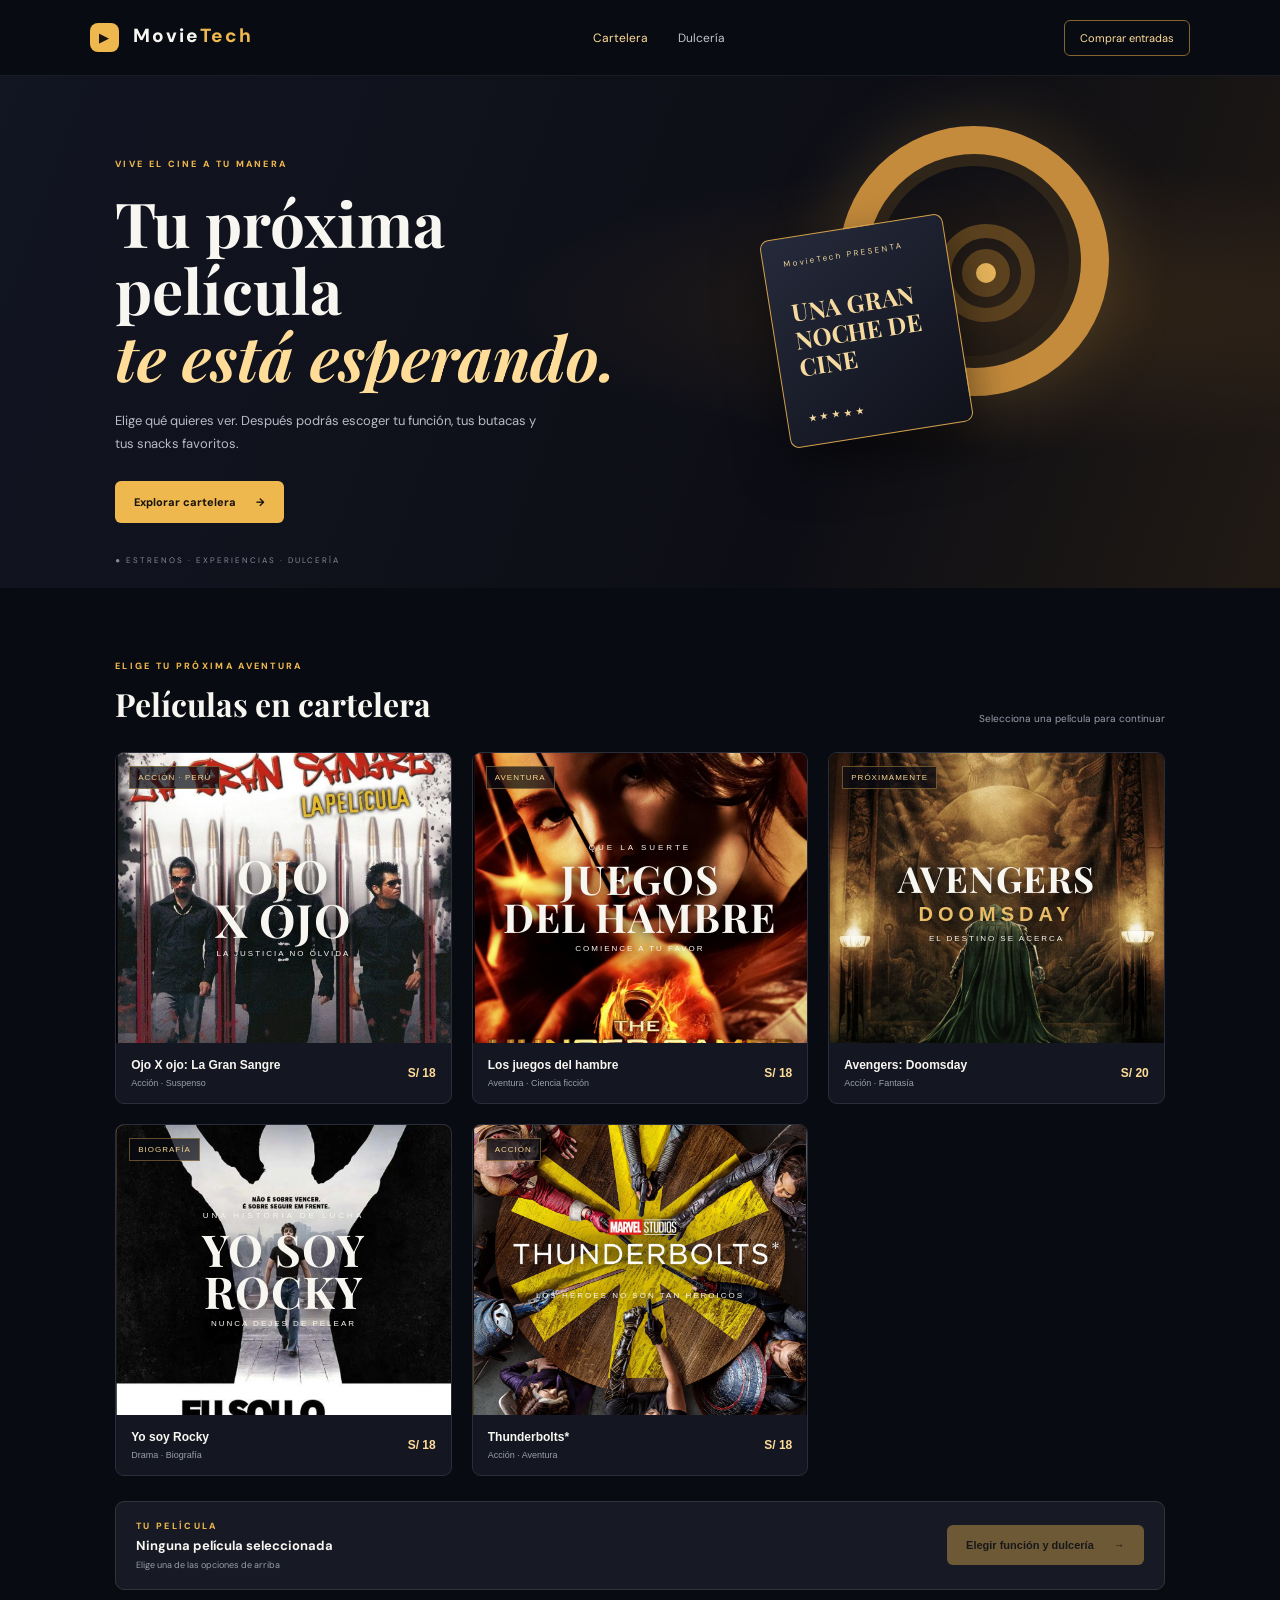
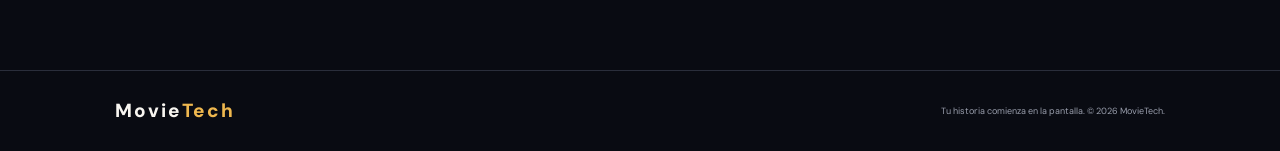
<file: MovieTech/index.html>
<!DOCTYPE html>
<html lang="es">
<head>
  <meta charset="UTF-8">
  <meta name="viewport" content="width=device-width, initial-scale=1.0">
  <title>CineTech | Cartelera</title>
  <link rel="icon" type="image/png" href="assets/logo-cinetech.png">
  <link rel="stylesheet" href="style.css">
  <script src="script.js" defer></script>
</head>
<body data-page="cartelera">
<header class="topbar">
  <a class="brand" href="index.html"><span class="brand-icon">▶</span> Movie<span>Tech</span></a>
  <nav><a class="active" href="index.html">Cartelera</a><a href="dulceria.html">Dulcería</a></nav>
  <a class="nav-button" href="#cartelera">Comprar entradas</a>
</header>
<main>
  <section class="hero hero-home">
    <div class="hero-copy">
      <span class="eyebrow">VIVE EL CINE A TU MANERA</span>
      <h1>Tu próxima película<br><em>te está esperando.</em></h1>
      <p>Elige qué quieres ver. Después podrás escoger tu función, tus butacas y tus snacks favoritos.</p>
      <a class="gold-button" href="#cartelera">Explorar cartelera <span>→</span></a>
    </div>
    <div class="hero-decoration" aria-hidden="true"><div class="reel"></div><div class="hero-ticket"><small>MovieTech PRESENTA</small><b>UNA GRAN<br>NOCHE DE CINE</b><span>★ ★ ★ ★ ★</span></div></div>
    <div class="hero-bottom">● ESTRENOS · EXPERIENCIAS · DULCERÍA</div>
  </section>

  <section class="content-section" id="cartelera">
    <div class="section-top"><div><span class="eyebrow">ELIGE TU PRÓXIMA AVENTURA</span><h2>Películas en cartelera</h2></div><span class="section-hint">Selecciona una película para continuar</span></div>
    <div class="movie-grid">
      <button class="movie-card" type="button" data-movie="Ojo por ojo: La Gran Sangre" data-price="18" data-poster="assets/ojo-por-ojo.jpg">
        <div class="poster poster-ojo"><img src="assets/ojo-por-ojo.png" alt="Afiche de Ojo por ojo: La Gran Sangre" onerror="this.remove()"><span class="poster-label">ACCIÓN · PERÚ</span><div class="poster-art art-ojo"><span class="poster-kicker">LA GRAN SANGRE</span><b>OJO<br>X OJO</b><small>LA JUSTICIA NO OLVIDA</small></div><span class="poster-fallback">Imagen de cartelera<br><small>Reemplaza por el afiche oficial</small></span></div>
        <div class="movie-meta"><div><h3>Ojo X ojo: La Gran Sangre</h3><p>Acción · Suspenso</p></div><b>S/ 18</b></div>
        <span class="select-mark">✓ Seleccionada</span>
      </button>
      <button class="movie-card" type="button" data-movie="Los juegos del hambre" data-price="18" data-poster="assets/juegos-del-hambre.jpg">
        <div class="poster poster-hunger"><img src="assets/juegos-del-hambre.png" alt="Afiche de Los juegos del hambre" onerror="this.remove()"><span class="poster-label">AVENTURA</span><div class="poster-art"><span class="poster-kicker">QUE LA SUERTE</span><b>JUEGOS<br>DEL HAMBRE</b><small>COMIENCE A TU FAVOR</small></div><span class="poster-fallback">Imagen de cartelera<br><small>Reemplaza por el afiche oficial</small></span></div>
        <div class="movie-meta"><div><h3>Los juegos del hambre</h3><p>Aventura · Ciencia ficción</p></div><b>S/ 18</b></div>
        <span class="select-mark">✓ Seleccionada</span>
      </button>
      <button class="movie-card" type="button" data-movie="Avengers: Doomsday" data-price="20" data-poster="assets/avengers-doomsday.jpg">
        <div class="poster poster-avengers"><img src="assets/avengers-doomsday.png" alt="Afiche de Avengers: Doomsday" onerror="this.remove()"><span class="poster-label">PRÓXIMAMENTE</span><div class="poster-art"><span class="poster-kicker"></span><b>AVENGERS</b><strong>DOOMSDAY</strong><small>EL DESTINO SE ACERCA</small></div><span class="poster-fallback">Imagen de cartelera<br><small>Reemplaza por el afiche oficial</small></span></div>
        <div class="movie-meta"><div><h3>Avengers: Doomsday</h3><p>Acción · Fantasía</p></div><b>S/ 20</b></div>
        <span class="select-mark">✓ Seleccionada</span>
      </button>
      <button class="movie-card" type="button" data-movie="Yo soy Rocky" data-price="18" data-poster="assets/yo-soy-rocky.jpg">
        <div class="poster poster-rocky"><img src="assets/yo-soy-rocky.png" alt="Afiche de Yo soy Rocky" onerror="this.remove()"><span class="poster-label">BIOGRAFÍA</span><div class="poster-art"><span class="poster-kicker">UNA HISTORIA DE LUCHA</span><b>YO SOY<br>ROCKY</b><small>NUNCA DEJES DE PELEAR</small></div><span class="poster-fallback">Imagen de cartelera<br><small>Reemplaza por el afiche oficial</small></span></div>
        <div class="movie-meta"><div><h3>Yo soy Rocky</h3><p>Drama · Biografía</p></div><b>S/ 18</b></div>
        <span class="select-mark">✓ Seleccionada</span>
      </button>
      <button class="movie-card" type="button" data-movie="Thunderbolts*" data-price="18" data-poster="assets/thunderbolts.jpg">
        <div class="poster poster-thunder"><img src="assets/thunderbolts.png" alt="Afiche de Thunderbolts" onerror="this.remove()"><span class="poster-label">ACCIÓN</span><div class="poster-art"><span class="poster-kicker"></span><b><br></b><small>LOS HÉROES NO SON TAN HEROICOS</small></div><span class="poster-fallback">Imagen de cartelera<br><small>Reemplaza por el afiche oficial</small></span></div>
        <div class="movie-meta"><div><h3>Thunderbolts*</h3><p>Acción · Aventura</p></div><b>S/ 18</b></div>
        <span class="select-mark">✓ Seleccionada</span>
      </button>
    </div>
    <div class="continue-bar">
      <div><span class="eyebrow">TU PELÍCULA</span><strong id="chosenMovie">Ninguna película seleccionada</strong><small id="chosenPrice">Elige una de las opciones de arriba</small></div>
      <button class="gold-button" id="continueToBooking" type="button" disabled>Elegir función y dulcería <span>→</span></button>
    </div>
  </section>
</main>
<footer><a class="brand" href="index.html">Movie<span>Tech</span></a><p>Tu historia comienza en la pantalla. © 2026 MovieTech.</p></footer>
</body>
</html>
</file>
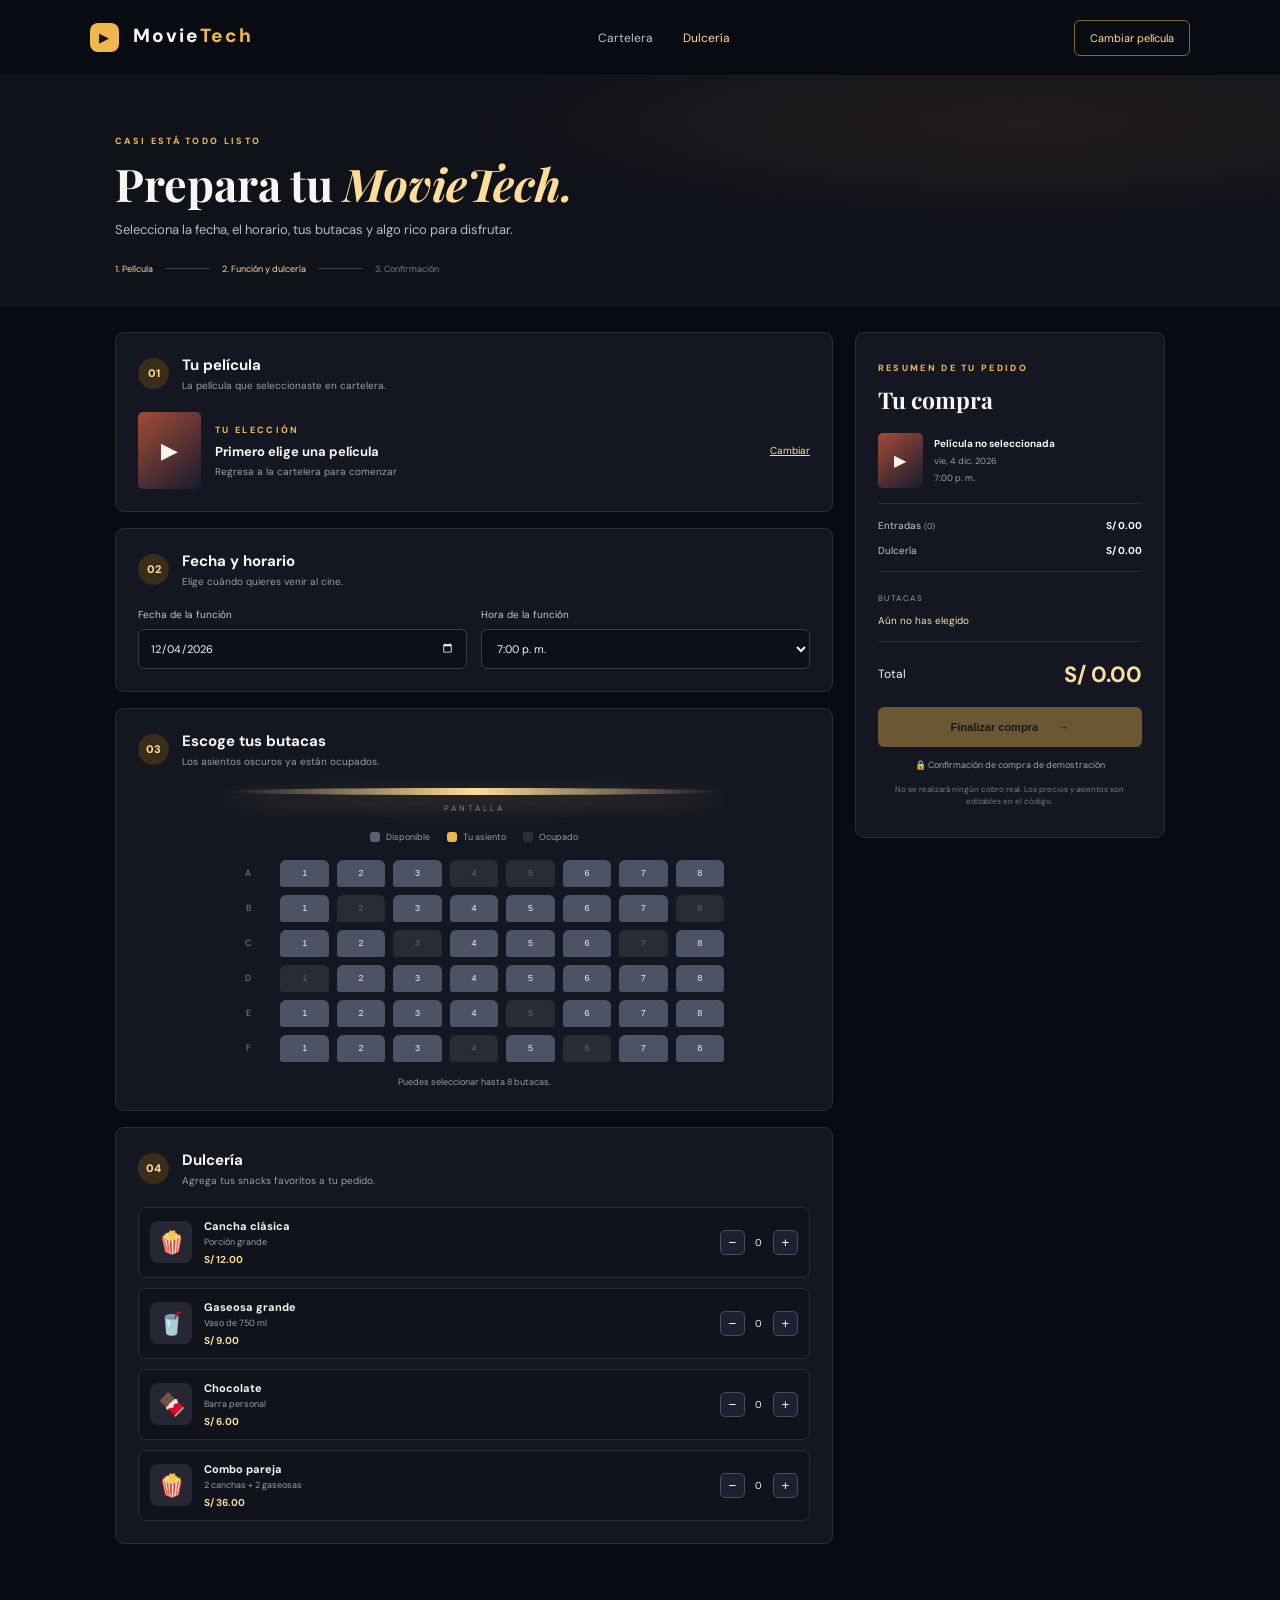
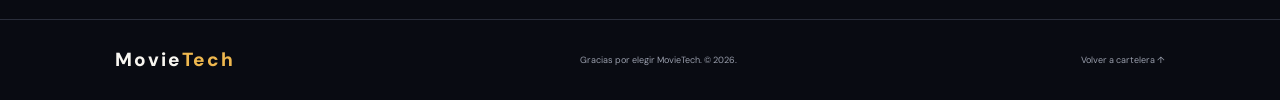
<file: MovieTech/dulceria.html>
<!DOCTYPE html>
<html lang="es">
<head>
  <meta charset="UTF-8">
  <meta name="viewport" content="width=device-width, initial-scale=1.0">
  <title>MovieTech | Tu función y dulcería</title>
  <link rel="stylesheet" href="style.css">
  <script src="script.js" defer></script>
</head>
<body data-page="compra">
<header class="topbar">
  <a class="brand" href="index.html"><span class="brand-icon">▶</span> Movie<span>Tech</span></a>
  <nav><a href="index.html">Cartelera</a><a class="active" href="#dulceria">Dulcería</a></nav>
  <a class="nav-button" href="index.html">Cambiar película</a>
</header>
<main>
  <section class="booking-hero">
    <span class="eyebrow">CASI ESTÁ TODO LISTO</span>
    <h1>Prepara tu <em>MovieTech.</em></h1>
    <p>Selecciona la fecha, el horario, tus butacas y algo rico para disfrutar.</p>
    <div class="progress"><span class="done">1. Película</span><i></i><span class="current">2. Función y dulcería</span><i></i><span>3. Confirmación</span></div>
  </section>
  <section class="booking-layout">
    <div class="booking-main">
      <div class="panel">
        <div class="panel-title"><span class="step-number">01</span><div><h2>Tu película</h2><p>La película que seleccionaste en cartelera.</p></div></div>
        <div class="chosen-film"><div class="chosen-film-art" id="chosenFilmArt">▶</div><div><span class="eyebrow">TU ELECCIÓN</span><h3 id="bookingMovie">Selecciona una película</h3><p id="bookingGenre">CineNova · Sala 1</p><b id="bookingTicketPrice">S/ 0.00 por entrada</b></div><a href="index.html">Cambiar</a></div>
      </div>
      <div class="panel">
        <div class="panel-title"><span class="step-number">02</span><div><h2>Fecha y horario</h2><p>Elige cuándo quieres venir al cine.</p></div></div>
        <div class="field-grid"><label>Fecha de la función<input type="date" id="showDate"></label><label>Hora de la función<select id="showTime"><option value="14:00">2:00 p. m.</option><option value="16:30">4:30 p. m.</option><option value="19:00" selected>7:00 p. m.</option><option value="21:30">9:30 p. m.</option><option value="23:30">11:30 p. m.</option></select></label></div>
      </div>
      <div class="panel">
        <div class="panel-title"><span class="step-number">03</span><div><h2>Escoge tus butacas</h2><p>Los asientos oscuros ya están ocupados.</p></div></div>
        <div class="screen-wrap"><div class="screen"></div><span>PANTALLA</span></div>
        <div class="seat-legend"><span><i class="seat-sample available"></i> Disponible</span><span><i class="seat-sample chosen"></i> Tu asiento</span><span><i class="seat-sample occupied"></i> Ocupado</span></div>
        <div class="seat-map" id="seatMap"></div><p class="seat-hint" id="seatHint">Puedes seleccionar hasta 8 butacas.</p>
      </div>
      <div class="panel" id="dulceria">
        <div class="panel-title"><span class="step-number">04</span><div><h2>Dulcería</h2><p>Agrega tus snacks favoritos a tu pedido.</p></div></div>
        <div class="snack-list">
          <article class="snack"><div class="snack-emoji">🍿</div><div class="snack-info"><b>Cancha clásica</b><small>Porción grande</small><strong>S/ 12.00</strong></div><div class="quantity"><button type="button" data-snack="popcorn" data-change="-1">−</button><span id="popcornQty">0</span><button type="button" data-snack="popcorn" data-change="1">+</button></div></article>
          <article class="snack"><div class="snack-emoji">🥤</div><div class="snack-info"><b>Gaseosa grande</b><small>Vaso de 750 ml</small><strong>S/ 9.00</strong></div><div class="quantity"><button type="button" data-snack="soda" data-change="-1">−</button><span id="sodaQty">0</span><button type="button" data-snack="soda" data-change="1">+</button></div></article>
          <article class="snack"><div class="snack-emoji">🍫</div><div class="snack-info"><b>Chocolate</b><small>Barra personal</small><strong>S/ 6.00</strong></div><div class="quantity"><button type="button" data-snack="chocolate" data-change="-1">−</button><span id="chocolateQty">0</span><button type="button" data-snack="chocolate" data-change="1">+</button></div></article>
          <article class="snack"><div class="snack-emoji">🍿</div><div class="snack-info"><b>Combo pareja</b><small>2 canchas + 2 gaseosas</small><strong>S/ 36.00</strong></div><div class="quantity"><button type="button" data-snack="combo" data-change="-1">−</button><span id="comboQty">0</span><button type="button" data-snack="combo" data-change="1">+</button></div></article>
        </div>
      </div>
    </div>
    <aside class="panel order-summary">
      <span class="eyebrow">RESUMEN DE TU PEDIDO</span><h2>Tu compra</h2>
      <div class="summary-film"><div class="summary-thumb" id="summaryThumb">▶</div><div><b id="summaryMovie">Película no seleccionada</b><small id="summaryDate">Elige una fecha</small><small id="summaryTime">7:00 p. m.</small></div></div>
      <div class="summary-line"><span>Entradas <small id="seatCount">(0)</small></span><b id="ticketTotal">S/ 0.00</b></div>
      <div class="summary-line"><span>Dulcería</span><b id="snackTotal">S/ 0.00</b></div>
      <div class="seat-summary"><small>BUTACAS</small><p id="selectedSeats">Aún no has elegido</p></div>
      <div class="total-line"><span>Total</span><strong id="grandTotal">S/ 0.00</strong></div>
      <button class="gold-button full-button" id="checkoutBtn" type="button">Finalizar compra <span>→</span></button>
      <p class="secure-note">🔒 Confirmación de compra de demostración</p>
      <p class="fine-print">No se realizará ningún cobro real. Los precios y asientos son editables en el código.</p>
    </aside>
  </section>
</main>
<footer><a class="brand" href="index.html">Movie<span>Tech</span></a><p>Gracias por elegir MovieTech. © 2026.</p><a href="index.html">Volver a cartelera ↑</a></footer>
<div class="modal hidden" id="purchaseModal" role="dialog" aria-modal="true" aria-labelledby="modalTitle">
  <div class="modal-card"><button class="modal-close" id="closeModal" aria-label="Cerrar">×</button><div class="success-icon">✓</div><span class="eyebrow">RESERVA REGISTRADA</span><h2 id="modalTitle">¡Compra realizada correctamente!</h2><p class="modal-intro">Tu experiencia de cine está preparada. Este es tu comprobante de demostración.</p><div class="receipt" id="receipt"></div><button class="gold-button full-button" id="finishBtn" type="button">Volver a cartelera</button><small class="demo-warning">Esta web no procesa pagos reales ni emite entradas válidas.</small></div>
</div>
</body>
</html>
</file>
<file: MovieTech/style.css>
@import url('https://fonts.googleapis.com/css2?family=DM+Sans:wght@400;500;600;700;800&family=Playfair+Display:ital,wght@0,600;0,700;1,600;1,700&display=swap');
:root{--bg:#090b12;--panel:#141722;--panel2:#1b1e2a;--text:#f8f6f1;--muted:#999eac;--gold:#efb84f;--gold2:#ffdc98;--line:#2a2e3b}
*{box-sizing:border-box}html{scroll-behavior:smooth}body{margin:0;background:var(--bg);color:var(--text);font-family:'DM Sans',sans-serif}a{color:inherit;text-decoration:none}.topbar{height:76px;padding:0 7%;display:flex;align-items:center;justify-content:space-between;border-bottom:1px solid #ffffff12;background:#090b12;position:sticky;top:0;z-index:5}.brand{font-size:19px;font-weight:800;letter-spacing:2px}.brand>span:last-child{color:var(--gold)}.brand-icon{display:inline-grid;place-items:center;width:29px;height:29px;background:var(--gold);color:#18140d;border-radius:8px;font-size:12px;margin-right:8px}.topbar nav{display:flex;gap:30px;color:#c3c5ce;font-size:12px}.topbar nav a.active,.topbar nav a:hover{color:var(--gold2)}.nav-button{border:1px solid #84652f;color:var(--gold2);border-radius:6px;padding:10px 15px;font-size:11px}
.hero-home{min-height:445px;padding:75px 9% 65px;position:relative;overflow:hidden;background:radial-gradient(ellipse at 80% 45%,#67451e55,transparent 36%),linear-gradient(110deg,#121522,#0d0e15 65%,#211a14)}.hero-copy{max-width:570px;position:relative;z-index:1}.eyebrow{font-size:9px;letter-spacing:2.3px;color:var(--gold);font-weight:800}.hero h1,.booking-hero h1{font-family:'Playfair Display',serif;font-size:clamp(40px,5vw,62px);line-height:1.08;margin:18px 0}.hero h1 em,.booking-hero h1 em{color:var(--gold2)}.hero-copy p,.booking-hero>p{color:#b8bbc5;font-size:13px;line-height:1.8;max-width:430px;margin-bottom:25px}.gold-button{display:inline-flex;align-items:center;justify-content:center;gap:20px;padding:14px 19px;border:0;border-radius:6px;background:var(--gold);color:#19140c;font-size:11px;font-weight:800;cursor:pointer;transition:.2s}.gold-button:hover{background:#ffcf75;transform:translateY(-2px)}.gold-button:disabled{opacity:.4;cursor:not-allowed;transform:none}.hero-decoration{position:absolute;right:13%;top:45px;width:340px;height:320px}.reel{position:absolute;width:270px;height:270px;border-radius:50%;border:28px solid #c58b3c;box-shadow:inset 0 0 0 12px #302519,0 0 75px #efb84f33;right:5px;top:5px}.reel:before,.reel:after{content:"";position:absolute;width:70px;height:70px;border:14px solid #5c421f;border-radius:50%;top:70px;left:70px}.reel:after{width:20px;height:20px;top:95px;left:95px;background:#e8b65c}.hero-ticket{position:absolute;left:0;bottom:5px;width:185px;height:210px;background:linear-gradient(145deg,#252a3b,#10121b);border:1px solid #d3a14e;border-radius:9px;padding:20px;display:flex;flex-direction:column;justify-content:space-between;transform:rotate(-9deg);box-shadow:0 20px 50px #0008;color:#f5d99e}.hero-ticket small{font-size:8px;letter-spacing:2px}.hero-ticket b{font-family:'Playfair Display';font-size:24px;line-height:1.15}.hero-ticket span{font-size:10px}.hero-bottom{position:absolute;bottom:23px;left:9%;font-size:8px;letter-spacing:2px;color:#858997}
.content-section{padding:65px 9% 80px}.section-top{display:flex;align-items:end;justify-content:space-between;margin-bottom:27px}.section-top h2,.panel h2,.order-summary h2{font-family:'Playfair Display';font-size:32px;margin:8px 0 0}.section-hint{font-size:10px;color:var(--muted)}.movie-grid{display:grid;grid-template-columns:repeat(3,minmax(0,1fr));gap:20px}.movie-card{position:relative;display:block;text-align:left;padding:0;border:1px solid var(--line);border-radius:9px;overflow:hidden;background:#141722;color:inherit;cursor:pointer;transition:.2s}.movie-card:hover{transform:translateY(-4px);border-color:#8d713e}.movie-card.selected{border:1px solid var(--gold);box-shadow:0 0 0 1px #efb84f35}.poster{height:290px;position:relative;display:grid;place-items:center;overflow:hidden;isolation:isolate}.poster>img{position:absolute;inset:0;width:100%;height:100%;object-fit:cover;z-index:0}.poster:before,.poster:after{content:"";position:absolute;z-index:-1}.poster-label{position:absolute;top:13px;left:13px;padding:6px 8px;background:#090b12b8;color:#f6d48f;border:1px solid #e5b45566;font-size:8px;letter-spacing:1px}.poster-art{text-align:center;display:flex;flex-direction:column;align-items:center;gap:8px;text-shadow:0 4px 15px #000;position:relative}.poster-art b{font-family:'Playfair Display';font-size:40px;line-height:.95;letter-spacing:1px}.poster-art strong{font-size:20px;letter-spacing:5px}.poster-art small{font-size:8px;letter-spacing:2px}.poster-kicker{font-size:8px;letter-spacing:3px}.poster-ojo{background:radial-gradient(circle at 50% 35%,#a84b32,#29171b 38%,#080a12 78%)}.poster-ojo:before{width:220px;height:150px;border:18px solid #c77c51;border-radius:50%;transform:rotate(-18deg);box-shadow:0 0 35px #e49b5c66}.poster-ojo .poster-art b{font-size:46px}.poster-hunger{background:radial-gradient(circle at 50% 42%,#e4a849,#6a321d 30%,#111522 76%)}.poster-hunger:before{width:190px;height:190px;border:2px solid #f5d58a;border-radius:50%;box-shadow:0 0 0 15px #e9b65318,0 0 55px #ffc96c66}.poster-avengers{background:radial-gradient(ellipse at 50% 35%,#5e4e7d,#171b30 48%,#070910 80%)}.poster-avengers:before{width:260px;height:260px;border:1px solid #d4b16c;border-radius:50%;box-shadow:0 0 0 17px #c9a45a16,0 0 65px #bba2ff66}.poster-avengers .poster-art b{font-size:36px}.poster-avengers .poster-art strong{color:#e9bd68}.poster-rocky{background:linear-gradient(160deg,#e3a64b,#653b2c 45%,#141722 80%)}.poster-rocky:before{width:155px;height:210px;border-radius:80px 80px 20px 20px;background:linear-gradient(90deg,#15151c,#6e5946,#171820);bottom:-60px;box-shadow:0 0 35px #000}.poster-rocky .poster-art b{font-size:44px}.poster-thunder{background:radial-gradient(ellipse at 50% 42%,#a34e37,#352239 42%,#090b12 82%)}.poster-thunder:before{width:240px;height:160px;border:2px solid #e5bd78;transform:rotate(-25deg);box-shadow:0 0 40px #e17b4a66}.poster-thunder .poster-art b{font-size:38px}.poster-fallback{display:none}.movie-meta{padding:15px;display:flex;justify-content:space-between;align-items:center;gap:8px}.movie-meta h3{font-size:12px;margin:0 0 6px}.movie-meta p{font-size:9px;color:var(--muted);margin:0}.movie-meta>b{color:var(--gold2);font-size:12px;white-space:nowrap}.select-mark{display:none;padding:0 15px 13px;color:var(--gold2);font-size:9px}.movie-card.selected .select-mark{display:block}.continue-bar{margin-top:25px;padding:18px 20px;background:#171a25;border:1px solid #34313a;border-radius:9px;display:flex;align-items:center;justify-content:space-between;gap:15px}.continue-bar>div{display:grid;gap:5px}.continue-bar strong{font-size:13px}.continue-bar small{font-size:9px;color:var(--muted)}
.booking-hero{padding:52px 9% 32px;background:radial-gradient(ellipse at 80% 20%,#6d482332,transparent 40%),#10121a}.booking-hero h1{font-size:45px;margin:10px 0}.booking-hero>p{margin:0 0 22px}.progress{display:flex;align-items:center;gap:12px;font-size:9px;color:#777d8b}.progress i{height:1px;width:45px;background:#3b3d48}.progress .done,.progress .current{color:var(--gold2)}.booking-layout{padding:25px 9% 75px;display:grid;grid-template-columns:minmax(0,1fr) 310px;gap:22px;align-items:start}.booking-main{display:grid;gap:16px}.panel{padding:22px;background:var(--panel);border:1px solid var(--line);border-radius:9px}.panel-title{display:flex;gap:13px;align-items:center;margin-bottom:20px}.step-number{width:31px;height:31px;display:grid;place-items:center;border-radius:50%;background:#3a2d19;color:var(--gold2);font-size:11px;font-weight:800}.panel-title h2{font-family:'DM Sans';font-size:15px;margin:0 0 4px}.panel-title p{font-size:10px;color:var(--muted);margin:0}.chosen-film{display:flex;align-items:center;gap:14px}.chosen-film-art{width:63px;height:77px;border-radius:5px;display:grid;place-items:center;background:linear-gradient(140deg,#a34b36,#171b30);font-size:22px}.chosen-film h3{font-size:13px;margin:5px 0}.chosen-film p,.chosen-film b{font-size:10px;color:var(--muted);margin:0 0 5px}.chosen-film b{color:var(--gold2)}.chosen-film>a{margin-left:auto;color:var(--gold2);font-size:10px;text-decoration:underline}.field-grid{display:grid;grid-template-columns:1fr 1fr;gap:14px}.field-grid label{display:grid;gap:8px;color:#c5c7d0;font-size:10px}.field-grid input,.field-grid select{width:100%;background:#0d1018;color:#f5f5f5;border:1px solid #383c4b;border-radius:6px;padding:11px;font:inherit;font-size:11px;color-scheme:dark}.screen-wrap{display:grid;justify-items:center;gap:8px;margin:5px 0 18px}.screen{width:75%;height:7px;border-radius:50%;background:linear-gradient(90deg,transparent,var(--gold2),transparent);box-shadow:0 8px 22px #efb84f55}.screen-wrap>span{font-size:8px;letter-spacing:3px;color:#858997}.seat-legend{display:flex;justify-content:center;gap:17px;margin-bottom:17px;color:var(--muted);font-size:9px}.seat-legend span{display:flex;align-items:center;gap:6px}.seat-sample{width:10px;height:10px;border-radius:3px;display:inline-block}.available{background:#596174}.chosen{background:var(--gold)}.occupied{background:#292d38}.seat-map{display:grid;grid-template-columns:repeat(9,minmax(20px,1fr));gap:8px;max-width:500px;margin:auto}.seat-row-label{display:grid;place-items:center;color:#838896;font-size:9px}.seat{height:27px;border:0;border-radius:6px 6px 3px 3px;background:#4b5365;color:#f1f1f1;font-size:9px;cursor:pointer}.seat:hover:not(.occupied){background:#7e879a}.seat.selected{background:var(--gold);color:#17130b;font-weight:800}.seat.occupied{background:#282c36;color:#626777;cursor:not-allowed}.seat-hint{text-align:center;font-size:9px;color:var(--muted);margin:14px 0 0}.snack-list{display:grid;gap:10px}.snack{display:flex;align-items:center;gap:12px;padding:11px;background:#10131c;border:1px solid #292d3a;border-radius:7px}.snack-emoji{width:42px;height:42px;border-radius:8px;background:#272634;display:grid;place-items:center;font-size:22px}.snack-info{display:grid;gap:3px;flex:1}.snack-info b{font-size:11px}.snack-info small{font-size:9px;color:var(--muted)}.snack-info strong{font-size:10px;color:var(--gold2);margin-top:2px}.quantity{display:flex;align-items:center;gap:9px}.quantity button{width:25px;height:25px;border:1px solid #4b4d5a;background:#1c2030;color:#fff;border-radius:5px;cursor:pointer}.quantity span{font-size:10px;min-width:10px;text-align:center}.order-summary{position:sticky;top:95px}.order-summary h2{font-size:23px;margin:8px 0 18px}.summary-film{display:flex;gap:11px;align-items:center;border-bottom:1px solid var(--line);padding-bottom:15px;margin-bottom:15px}.summary-thumb{width:45px;height:55px;border-radius:5px;background:linear-gradient(140deg,#a34b36,#171b30);display:grid;place-items:center}.summary-film>div:last-child{display:grid;gap:5px}.summary-film b{font-size:10px}.summary-film small{font-size:9px;color:var(--muted)}.summary-line{display:flex;justify-content:space-between;font-size:10px;color:#c4c6cf;margin:12px 0}.summary-line b{color:#fff}.summary-line small{color:var(--muted)}.seat-summary{padding:13px 0;border-top:1px solid var(--line);border-bottom:1px solid var(--line);margin-top:14px}.seat-summary small{font-size:8px;letter-spacing:1.5px;color:var(--muted)}.seat-summary p{font-size:10px;color:var(--gold2);margin:7px 0 0;line-height:1.5}.total-line{display:flex;justify-content:space-between;align-items:center;margin:18px 0}.total-line span{font-size:12px}.total-line strong{font-size:22px;color:var(--gold2)}.full-button{width:100%}.secure-note{text-align:center;font-size:9px;color:#a2a5b0;margin:12px 0}.fine-print{font-size:8px;line-height:1.5;color:#777d8a;text-align:center}.modal{position:fixed;inset:0;background:#03040adf;z-index:10;display:grid;place-items:center;padding:18px;overflow:auto}.modal.hidden{display:none}.modal-card{position:relative;width:min(460px,100%);background:#171a25;border:1px solid #3b3d49;border-radius:13px;padding:32px;text-align:center;box-shadow:0 25px 90px #000b}.modal-close{position:absolute;right:15px;top:10px;border:0;background:none;color:#aaa;font-size:26px;cursor:pointer}.success-icon{width:52px;height:52px;border-radius:50%;display:grid;place-items:center;margin:0 auto 17px;background:#234936;color:#8cf0ae;font-size:26px}.modal-card h2{font-family:'Playfair Display';font-size:26px;margin:10px 0}.modal-intro{font-size:11px;color:var(--muted);line-height:1.6}.receipt{text-align:left;background:#0e1119;border:1px dashed #515667;border-radius:8px;padding:15px;margin:20px 0;font-size:10px;line-height:1.9}.receipt strong{color:var(--gold2)}.demo-warning{display:block;color:#858a99;font-size:8px;margin-top:14px}footer{padding:25px 9%;border-top:1px solid var(--line);display:flex;justify-content:space-between;align-items:center}footer p,footer>a:last-child{font-size:9px;color:var(--muted)}
@media(max-width:850px){.hero-decoration{right:-55px;opacity:.55}.booking-layout{grid-template-columns:1fr}.order-summary{position:static}.movie-grid{grid-template-columns:repeat(2,minmax(0,1fr))}}
@media(max-width:600px){.topbar{height:64px;padding:0 5%}.topbar nav{gap:14px;font-size:10px}.nav-button{font-size:9px;padding:8px}.hero-home{padding:60px 7% 70px;min-height:420px}.hero-decoration{right:-170px;opacity:.24}.hero-bottom{left:7%;font-size:7px}.content-section{padding:48px 6%}.section-top{align-items:start;flex-direction:column;gap:8px}.section-top h2{font-size:28px}.movie-grid{grid-template-columns:1fr;gap:14px}.poster{height:260px}.continue-bar{align-items:stretch;flex-direction:column}.continue-bar .gold-button{width:100%}.booking-hero{padding:42px 6% 25px}.booking-hero h1{font-size:38px}.progress{gap:6px;font-size:7px}.progress i{width:15px}.booking-layout{padding:18px 6% 55px}.panel{padding:16px}.field-grid{grid-template-columns:1fr}.seat-map{gap:5px}.seat{height:24px;font-size:8px}.seat-legend{gap:9px;font-size:8px}.snack{gap:8px;padding:8px}.quantity{gap:6px}.chosen-film{gap:9px}.chosen-film-art{width:50px;height:65px}.modal-card{padding:28px 19px}footer{padding:22px 6%;gap:10px;flex-wrap:wrap}footer p{order:3;width:100%;margin:0}}
</file>
